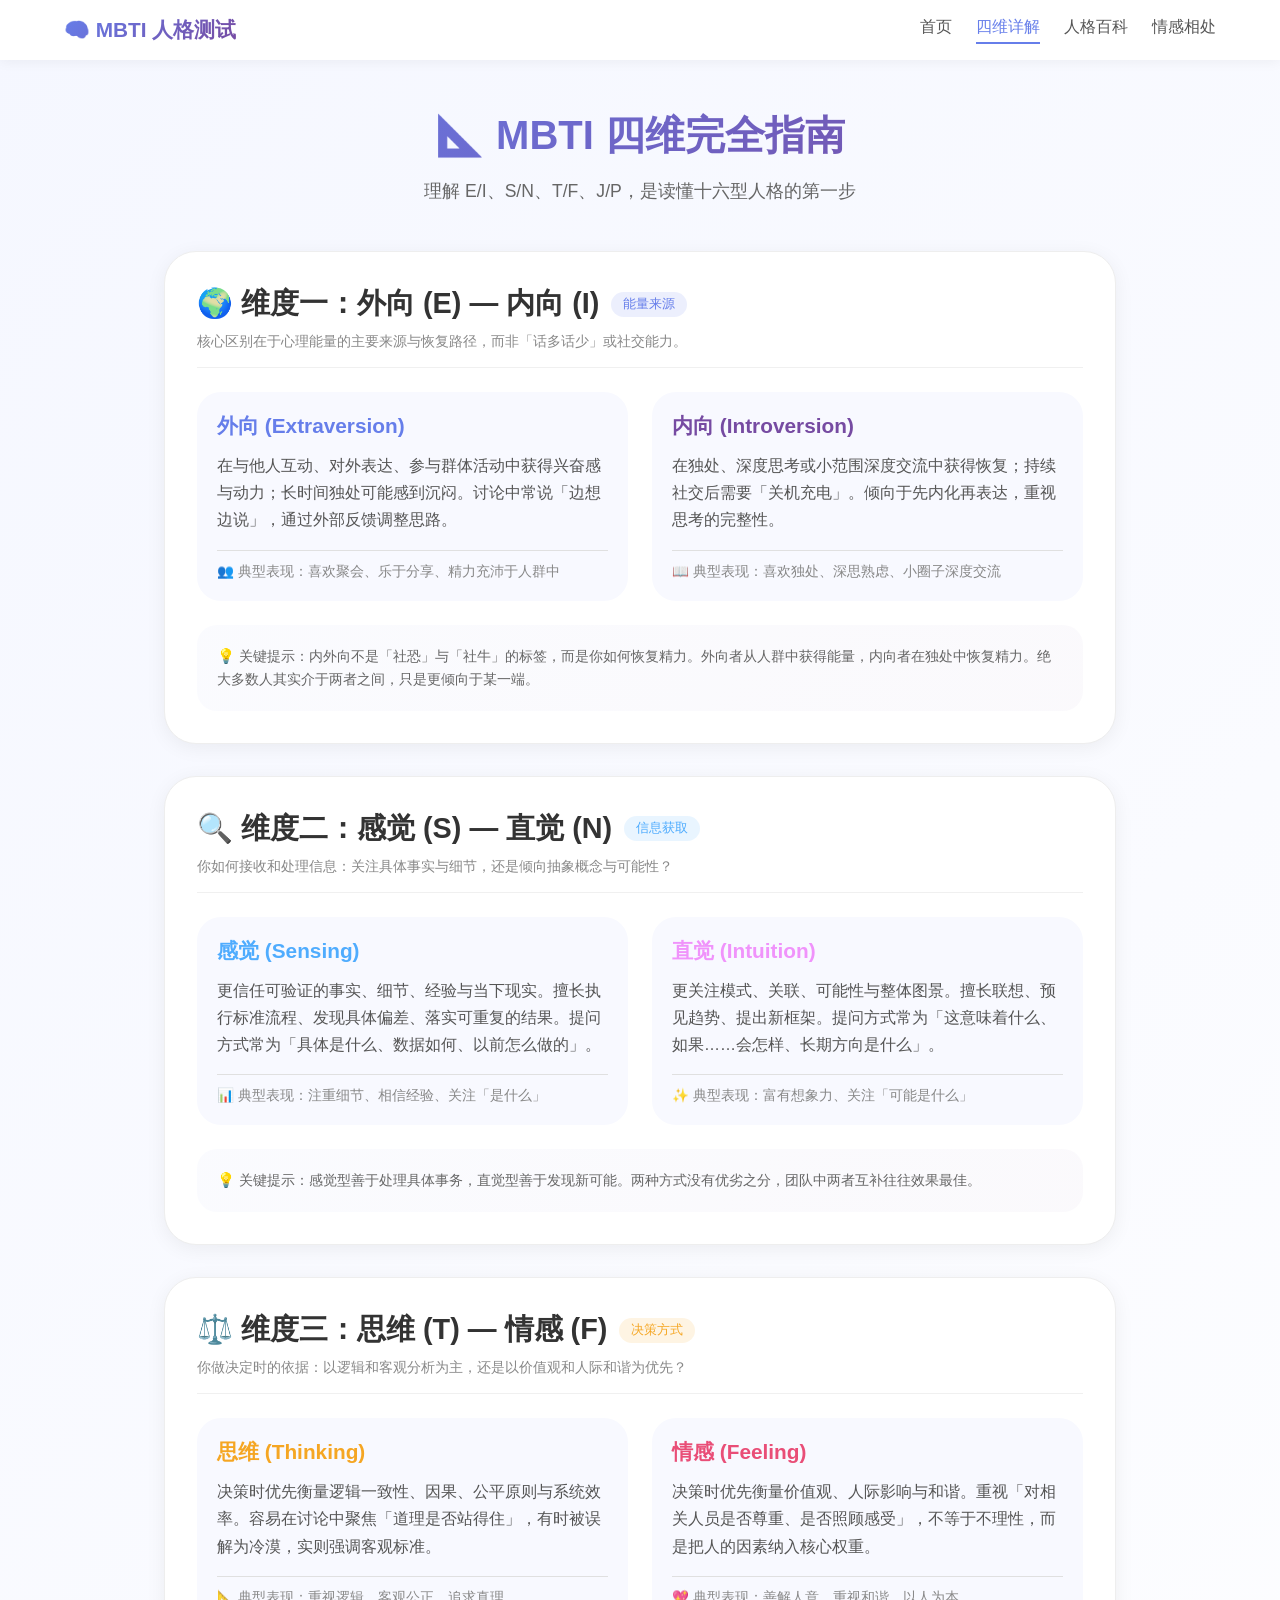
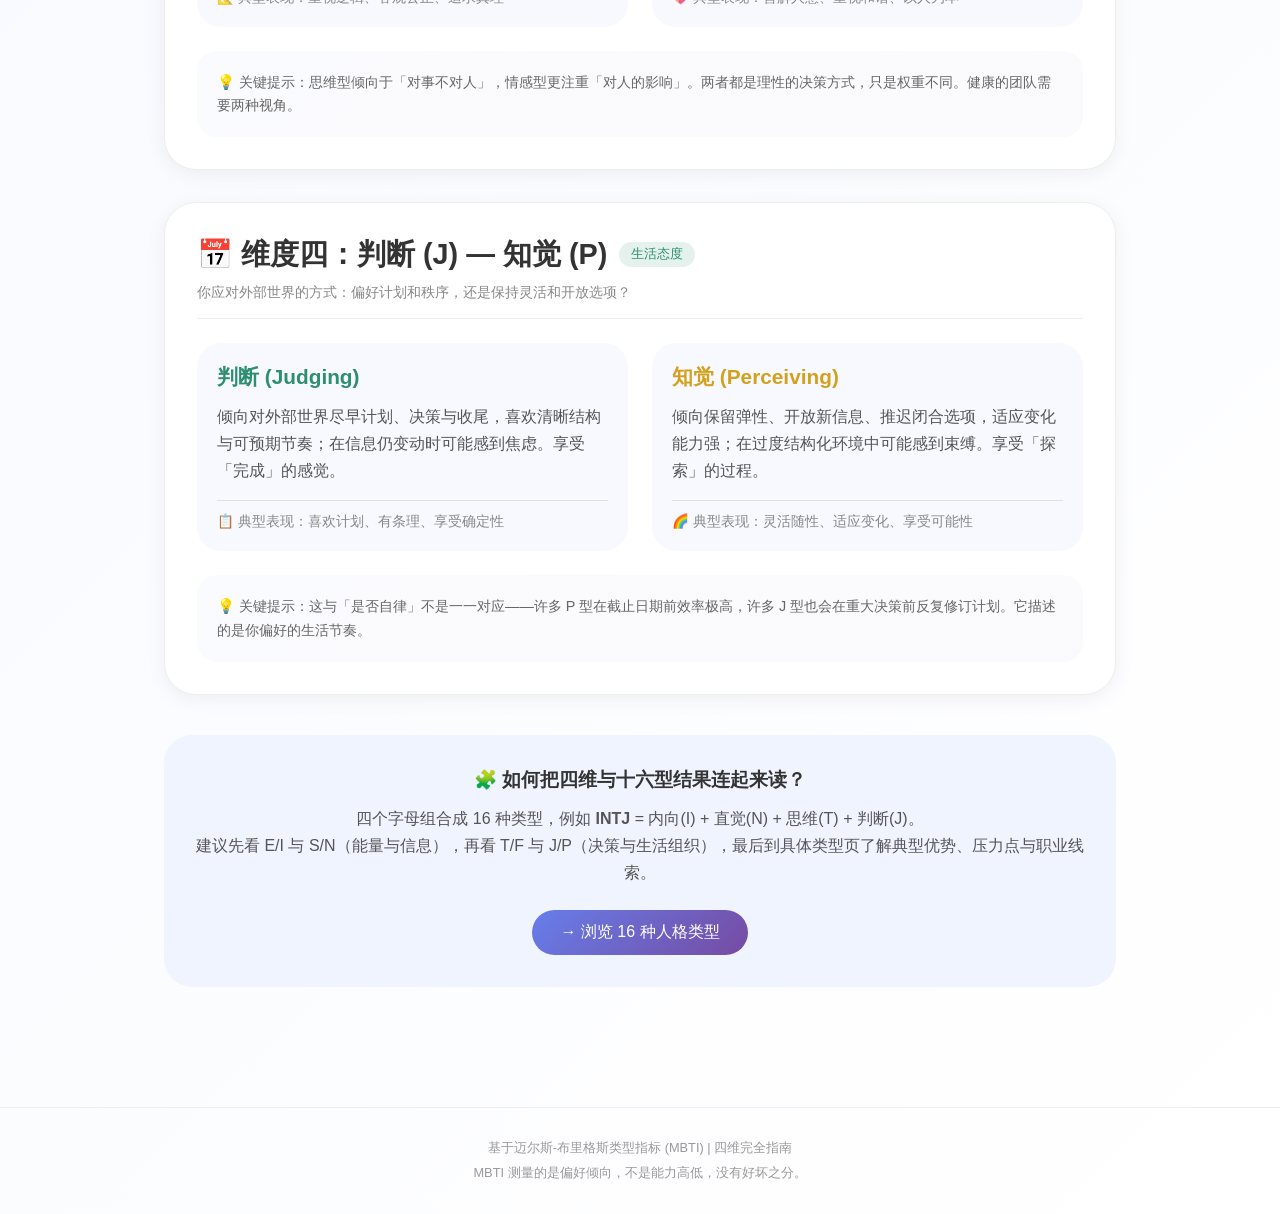
<file: dimensions.html>
<!DOCTYPE html>
<html lang="zh-CN">
<head>
    <meta charset="UTF-8">
    <meta name="viewport" content="width=device-width, initial-scale=1.0">
    <title>MBTI四维完全指南 | 迈尔斯-布里格斯类型指标</title>
    <style>
        * {
            margin: 0;
            padding: 0;
            box-sizing: border-box;
        }

        body {
            font-family: -apple-system, BlinkMacSystemFont, "Segoe UI", Roboto, Arial, sans-serif;
            background: linear-gradient(135deg, #f5f7ff 0%, #ffffff 100%);
            min-height: 100vh;
            color: #333;
        }

        /* 顶部导航 */
        .top-bar {
            background: white;
            box-shadow: 0 2px 12px rgba(0,0,0,0.05);
            position: sticky;
            top: 0;
            z-index: 100;
        }
        .nav-container {
            max-width: 1200px;
            margin: 0 auto;
            padding: 16px 24px;
            display: flex;
            justify-content: space-between;
            align-items: center;
            flex-wrap: wrap;
            gap: 16px;
        }
        .logo {
            font-size: 1.3rem;
            font-weight: 700;
            background: linear-gradient(135deg, #667eea, #764ba2);
            -webkit-background-clip: text;
            background-clip: text;
            color: transparent;
            text-decoration: none;
        }
        .nav-links {
            display: flex;
            gap: 24px;
            flex-wrap: wrap;
        }
        .nav-links a {
            text-decoration: none;
            color: #555;
            transition: color 0.2s;
            font-weight: 500;
        }
        .nav-links a:hover {
            color: #667eea;
        }
        .nav-links a.active {
            color: #667eea;
            border-bottom: 2px solid #667eea;
            padding-bottom: 4px;
        }

        /* 主内容区 */
        .main-content {
            max-width: 1000px;
            margin: 0 auto;
            padding: 48px 24px 80px;
        }

        .page-header {
            text-align: center;
            margin-bottom: 48px;
        }
        .page-header h1 {
            font-size: 2.5rem;
            font-weight: 700;
            background: linear-gradient(135deg, #667eea, #764ba2);
            -webkit-background-clip: text;
            background-clip: text;
            color: transparent;
            margin-bottom: 16px;
        }
        .page-header p {
            font-size: 1.1rem;
            color: #666;
            max-width: 600px;
            margin: 0 auto;
        }

        /* 维度卡片 */
        .dimension-card {
            background: white;
            border-radius: 32px;
            padding: 32px;
            margin-bottom: 32px;
            box-shadow: 0 4px 20px rgba(0,0,0,0.06);
            border: 1px solid #eee;
            transition: transform 0.2s, box-shadow 0.2s;
            scroll-margin-top: 100px;
        }
        .dimension-card:hover {
            transform: translateY(-2px);
            box-shadow: 0 12px 30px rgba(102,126,234,0.1);
        }
        .dimension-title {
            font-size: 1.8rem;
            font-weight: 700;
            margin-bottom: 8px;
            display: flex;
            align-items: center;
            gap: 12px;
            flex-wrap: wrap;
        }
        .dimension-badge {
            display: inline-block;
            padding: 4px 12px;
            border-radius: 30px;
            font-size: 0.8rem;
            font-weight: 500;
        }
        .dimension-subtitle {
            color: #888;
            font-size: 0.9rem;
            margin-bottom: 24px;
            padding-bottom: 16px;
            border-bottom: 1px solid #f0f0f0;
        }
        .dimension-pair {
            display: flex;
            flex-wrap: wrap;
            gap: 24px;
            margin: 24px 0;
        }
        .dimension-side {
            flex: 1;
            min-width: 200px;
            background: #f8f9ff;
            border-radius: 24px;
            padding: 20px;
        }
        .dimension-side h3 {
            font-size: 1.3rem;
            margin-bottom: 12px;
        }
        .dimension-side p {
            line-height: 1.7;
            color: #555;
        }
        .dimension-side .examples {
            margin-top: 16px;
            font-size: 0.85rem;
            color: #888;
            border-top: 1px solid #e0e0e0;
            padding-top: 12px;
        }
        .key-point {
            background: linear-gradient(135deg, #667eea08, #764ba208);
            border-radius: 20px;
            padding: 20px;
            margin-top: 20px;
        }
        .key-point p {
            font-size: 0.9rem;
            color: #666;
            line-height: 1.6;
        }

        .footer {
            text-align: center;
            padding: 32px;
            color: #999;
            font-size: 0.8rem;
            border-top: 1px solid #eee;
            margin-top: 40px;
        }

        @media (max-width: 768px) {
            .dimension-pair {
                flex-direction: column;
            }
            .dimension-title {
                font-size: 1.4rem;
            }
            .main-content {
                padding: 32px 20px 60px;
            }
        }
    </style>
</head>
<body>
    <div class="top-bar">
        <div class="nav-container">
            <a href="index.html" class="logo">🧠 MBTI 人格测试</a>
            <div class="nav-links">
                <a href="index.html">首页</a>
                <a href="dimensions.html" class="active">四维详解</a>
                <a href="encyclopedia.html">人格百科</a>
                <a href="relationship.html">情感相处</a>
            </div>
        </div>
    </div>

    <div class="main-content">
        <div class="page-header">
            <h1>📐 MBTI 四维完全指南</h1>
            <p>理解 E/I、S/N、T/F、J/P，是读懂十六型人格的第一步</p>
        </div>

        <!-- 维度一：E/I -->
        <div id="E-I" class="dimension-card">
            <div class="dimension-title">
                <span>🌍 维度一：外向 (E) — 内向 (I)</span>
                <span class="dimension-badge" style="background:#667eea20; color:#667eea;">能量来源</span>
            </div>
            <div class="dimension-subtitle">核心区别在于心理能量的主要来源与恢复路径，而非「话多话少」或社交能力。</div>
            <div class="dimension-pair">
                <div class="dimension-side">
                    <h3 style="color:#667eea;">外向 (Extraversion)</h3>
                    <p>在与他人互动、对外表达、参与群体活动中获得兴奋感与动力；长时间独处可能感到沉闷。讨论中常说「边想边说」，通过外部反馈调整思路。</p>
                    <div class="examples">👥 典型表现：喜欢聚会、乐于分享、精力充沛于人群中</div>
                </div>
                <div class="dimension-side">
                    <h3 style="color:#764ba2;">内向 (Introversion)</h3>
                    <p>在独处、深度思考或小范围深度交流中获得恢复；持续社交后需要「关机充电」。倾向于先内化再表达，重视思考的完整性。</p>
                    <div class="examples">📖 典型表现：喜欢独处、深思熟虑、小圈子深度交流</div>
                </div>
            </div>
            <div class="key-point">
                <p>💡 关键提示：内外向不是「社恐」与「社牛」的标签，而是你如何恢复精力。外向者从人群中获得能量，内向者在独处中恢复精力。绝大多数人其实介于两者之间，只是更倾向于某一端。</p>
            </div>
        </div>

        <!-- 维度二：S/N -->
        <div id="S-N" class="dimension-card">
            <div class="dimension-title">
                <span>🔍 维度二：感觉 (S) — 直觉 (N)</span>
                <span class="dimension-badge" style="background:#4facfe20; color:#4facfe;">信息获取</span>
            </div>
            <div class="dimension-subtitle">你如何接收和处理信息：关注具体事实与细节，还是倾向抽象概念与可能性？</div>
            <div class="dimension-pair">
                <div class="dimension-side">
                    <h3 style="color:#4facfe;">感觉 (Sensing)</h3>
                    <p>更信任可验证的事实、细节、经验与当下现实。擅长执行标准流程、发现具体偏差、落实可重复的结果。提问方式常为「具体是什么、数据如何、以前怎么做的」。</p>
                    <div class="examples">📊 典型表现：注重细节、相信经验、关注「是什么」</div>
                </div>
                <div class="dimension-side">
                    <h3 style="color:#f093fb;">直觉 (Intuition)</h3>
                    <p>更关注模式、关联、可能性与整体图景。擅长联想、预见趋势、提出新框架。提问方式常为「这意味着什么、如果……会怎样、长期方向是什么」。</p>
                    <div class="examples">✨ 典型表现：富有想象力、关注「可能是什么」</div>
                </div>
            </div>
            <div class="key-point">
                <p>💡 关键提示：感觉型善于处理具体事务，直觉型善于发现新可能。两种方式没有优劣之分，团队中两者互补往往效果最佳。</p>
            </div>
        </div>

        <!-- 维度三：T/F -->
        <div id="T-F" class="dimension-card">
            <div class="dimension-title">
                <span>⚖️ 维度三：思维 (T) — 情感 (F)</span>
                <span class="dimension-badge" style="background:#f5a62320; color:#f5a623;">决策方式</span>
            </div>
            <div class="dimension-subtitle">你做决定时的依据：以逻辑和客观分析为主，还是以价值观和人际和谐为优先？</div>
            <div class="dimension-pair">
                <div class="dimension-side">
                    <h3 style="color:#f5a623;">思维 (Thinking)</h3>
                    <p>决策时优先衡量逻辑一致性、因果、公平原则与系统效率。容易在讨论中聚焦「道理是否站得住」，有时被误解为冷漠，实则强调客观标准。</p>
                    <div class="examples">📐 典型表现：重视逻辑、客观公正、追求真理</div>
                </div>
                <div class="dimension-side">
                    <h3 style="color:#e94e77;">情感 (Feeling)</h3>
                    <p>决策时优先衡量价值观、人际影响与和谐。重视「对相关人员是否尊重、是否照顾感受」，不等于不理性，而是把人的因素纳入核心权重。</p>
                    <div class="examples">💖 典型表现：善解人意、重视和谐、以人为本</div>
                </div>
            </div>
            <div class="key-point">
                <p>💡 关键提示：思维型倾向于「对事不对人」，情感型更注重「对人的影响」。两者都是理性的决策方式，只是权重不同。健康的团队需要两种视角。</p>
            </div>
        </div>

        <!-- 维度四：J/P -->
        <div id="J-P" class="dimension-card">
            <div class="dimension-title">
                <span>📅 维度四：判断 (J) — 知觉 (P)</span>
                <span class="dimension-badge" style="background:#2d8f6e20; color:#2d8f6e;">生活态度</span>
            </div>
            <div class="dimension-subtitle">你应对外部世界的方式：偏好计划和秩序，还是保持灵活和开放选项？</div>
            <div class="dimension-pair">
                <div class="dimension-side">
                    <h3 style="color:#2d8f6e;">判断 (Judging)</h3>
                    <p>倾向对外部世界尽早计划、决策与收尾，喜欢清晰结构与可预期节奏；在信息仍变动时可能感到焦虑。享受「完成」的感觉。</p>
                    <div class="examples">📋 典型表现：喜欢计划、有条理、享受确定性</div>
                </div>
                <div class="dimension-side">
                    <h3 style="color:#d4a11e;">知觉 (Perceiving)</h3>
                    <p>倾向保留弹性、开放新信息、推迟闭合选项，适应变化能力强；在过度结构化环境中可能感到束缚。享受「探索」的过程。</p>
                    <div class="examples">🌈 典型表现：灵活随性、适应变化、享受可能性</div>
                </div>
            </div>
            <div class="key-point">
                <p>💡 关键提示：这与「是否自律」不是一一对应——许多 P 型在截止日期前效率极高，许多 J 型也会在重大决策前反复修订计划。它描述的是你偏好的生活节奏。</p>
            </div>
        </div>

        <div style="background: #f0f4ff; border-radius: 28px; padding: 32px; margin-top: 40px; text-align: center;">
            <h3 style="margin-bottom: 12px;">🧩 如何把四维与十六型结果连起来读？</h3>
            <p style="color: #555; line-height: 1.7; margin-bottom: 16px;">四个字母组合成 16 种类型，例如 <strong>INTJ</strong> = 内向(I) + 直觉(N) + 思维(T) + 判断(J)。<br>建议先看 E/I 与 S/N（能量与信息），再看 T/F 与 J/P（决策与生活组织），最后到具体类型页了解典型优势、压力点与职业线索。</p>
            <a href="index.html#encyArea" style="display: inline-block; margin-top: 8px; padding: 12px 28px; background: linear-gradient(135deg, #667eea, #764ba2); color: white; text-decoration: none; border-radius: 40px; font-weight: 500;">→ 浏览 16 种人格类型</a>
        </div>
    </div>

    <div class="footer">
        <p>基于迈尔斯-布里格斯类型指标 (MBTI) | 四维完全指南</p>
        <p style="margin-top: 8px;">MBTI 测量的是偏好倾向，不是能力高低，没有好坏之分。</p>
    </div>
</body>
</html>
</file>
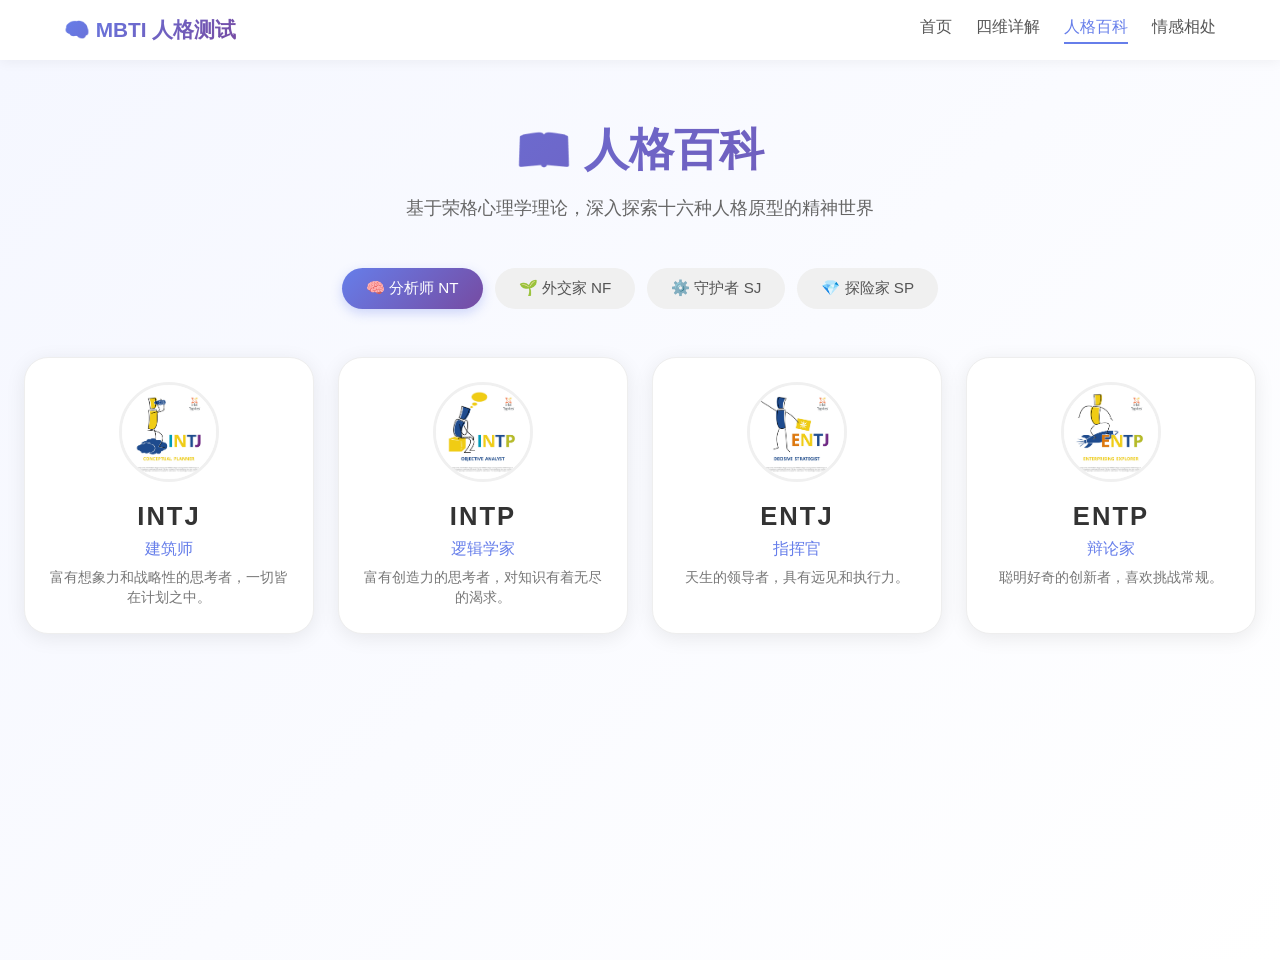
<file: encyclopedia.html>
<!DOCTYPE html>
<html lang="zh-CN">
<head>
    <meta charset="UTF-8">
    <meta name="viewport" content="width=device-width, initial-scale=1.0">
    <title>人格百科 | MBTI 十六型人格详解</title>
    <style>
        /* 确保百科页面独立样式与 relationship.html 导航栏一致 */
        * {
            margin: 0;
            padding: 0;
            box-sizing: border-box;
        }

        body {
            font-family: -apple-system, BlinkMacSystemFont, "Segoe UI", Roboto, Arial, sans-serif;
            background: linear-gradient(135deg, #f5f7ff 0%, #ffffff 100%);
            min-height: 100vh;
            color: #333;
        }

        /* 顶部导航（完全复制 relationship.html） */
        .top-bar {
            background: white;
            box-shadow: 0 2px 12px rgba(0,0,0,0.05);
            position: sticky;
            top: 0;
            z-index: 100;
        }
        .nav-container {
            max-width: 1200px;
            margin: 0 auto;
            padding: 16px 24px;
            display: flex;
            justify-content: space-between;
            align-items: center;
            flex-wrap: wrap;
            gap: 16px;
        }
        .logo {
            font-size: 1.3rem;
            font-weight: 700;
            background: linear-gradient(135deg, #667eea, #764ba2);
            -webkit-background-clip: text;
            background-clip: text;
            color: transparent;
            text-decoration: none;
        }
        .nav-links {
            display: flex;
            gap: 24px;
            flex-wrap: wrap;
        }
        .nav-links a {
            text-decoration: none;
            color: #555;
            transition: color 0.2s;
            font-weight: 500;
        }
        .nav-links a:hover {
            color: #667eea;
        }
        .nav-links a.active {
            color: #667eea;
            border-bottom: 2px solid #667eea;
            padding-bottom: 4px;
        }

        /* 百科页面其余样式 */
        .encyclopedia-page {
            max-width: 1400px;
            margin: 0 auto;
            padding: 60px 24px 80px;
            background: linear-gradient(135deg, #f5f7ff 0%, #ffffff 100%);
            min-height: 100vh;
        }
        .encyclopedia-header {
            text-align: center;
            margin-bottom: 48px;
        }
        .encyclopedia-header h1 {
            font-size: 2.8rem;
            font-weight: 700;
            background: linear-gradient(135deg, #667eea, #764ba2);
            -webkit-background-clip: text;
            background-clip: text;
            color: transparent;
            margin-bottom: 16px;
        }
        .encyclopedia-header p {
            font-size: 1.1rem;
            color: #666;
            max-width: 600px;
            margin: 0 auto;
        }
        /* 分类选项卡（只有四个） */
        .category-tabs {
            display: flex;
            justify-content: center;
            gap: 12px;
            flex-wrap: wrap;
            margin-bottom: 48px;
        }
        .cat-btn {
            padding: 10px 24px;
            border-radius: 40px;
            background: #f0f0f0;
            color: #555;
            cursor: pointer;
            transition: all 0.3s;
            font-weight: 500;
            border: none;
            font-size: 0.95rem;
        }
        .cat-btn.active {
            background: linear-gradient(135deg, #667eea, #764ba2);
            color: white;
            box-shadow: 0 4px 12px rgba(102,126,234,0.3);
        }
        /* 卡片网格 */
        .personality-grid {
            display: grid;
            grid-template-columns: repeat(auto-fill, minmax(280px, 1fr));
            gap: 24px;
            margin-bottom: 60px;
        }
        .personality-card {
            background: white;
            border-radius: 24px;
            padding: 24px;
            box-shadow: 0 4px 20px rgba(0,0,0,0.08);
            transition: all 0.3s;
            cursor: pointer;
            text-align: center;
            border: 1px solid #eee;
        }
        .personality-card:hover {
            transform: translateY(-6px);
            box-shadow: 0 12px 30px rgba(102,126,234,0.15);
            border-color: #667eea40;
        }
        .personality-card-img {
            width: 100px;
            height: 100px;
            border-radius: 50%;
            object-fit: cover;
            margin-bottom: 16px;
            border: 3px solid #f0f0f0;
        }
        .personality-card-type {
            font-size: 1.6rem;
            font-weight: 700;
            color: #333;
            letter-spacing: 2px;
        }
        .personality-card-name {
            font-size: 1rem;
            color: #667eea;
            font-weight: 500;
            margin: 8px 0;
        }
        .personality-card-desc {
            font-size: 0.85rem;
            color: #777;
            line-height: 1.5;
        }
        /* 模态框样式 */
        .modal {
            display: none;
            position: fixed;
            top: 0; left: 0;
            width: 100%; height: 100%;
            background: rgba(0,0,0,0.6);
            justify-content: center;
            align-items: center;
            z-index: 1000;
            backdrop-filter: blur(4px);
        }
        .modal.active { display: flex; }
        .modal-content {
            background: white;
            max-width: 700px;
            width: 90%;
            max-height: 85vh;
            border-radius: 32px;
            overflow-y: auto;
            position: relative;
            animation: modalFadeIn 0.3s;
        }
        @keyframes modalFadeIn {
            from { opacity: 0; transform: scale(0.95); }
            to { opacity: 1; transform: scale(1); }
        }
        .modal-close {
            position: sticky;
            top: 16px;
            right: 24px;
            float: right;
            font-size: 28px;
            cursor: pointer;
            background: white;
            width: 36px;
            height: 36px;
            border-radius: 50%;
            display: flex;
            align-items: center;
            justify-content: center;
            margin: 16px 24px 0 0;
            box-shadow: 0 2px 8px rgba(0,0,0,0.1);
        }
        .modal-body {
            padding: 24px 32px 40px;
            clear: both;
        }
        .modal-type {
            font-size: 2.5rem;
            font-weight: 800;
            color: #667eea;
            text-align: center;
            margin-bottom: 8px;
        }
        .modal-name {
            text-align: center;
            font-size: 1.2rem;
            color: #888;
            margin-bottom: 24px;
        }
        .modal-img {
            display: block;
            width: 120px;
            height: 120px;
            border-radius: 50%;
            object-fit: cover;
            margin: 0 auto 24px;
            border: 3px solid #667eea;
        }
        .modal-section {
            margin-bottom: 24px;
        }
        .modal-section h3 {
            font-size: 1.2rem;
            font-weight: 600;
            color: #333;
            margin-bottom: 12px;
            padding-left: 12px;
            border-left: 4px solid #667eea;
        }
        .modal-section p {
            color: #555;
            line-height: 1.7;
        }
    </style>
</head>
<body>
    <!-- 顶部导航（与 relationship.html 完全一致） -->
    <div class="top-bar">
        <div class="nav-container">
            <a href="index.html" class="logo">🧠 MBTI 人格测试</a>
            <div class="nav-links">
                <a href="index.html">首页</a>
                <a href="dimensions.html">四维详解</a>
                <a href="encyclopedia.html" class="active">人格百科</a>
                <a href="relationship.html">情感相处</a>
            </div>
        </div>
    </div>

    <div class="encyclopedia-page">
        <div class="encyclopedia-header">
            <h1>📖 人格百科</h1>
            <p>基于荣格心理学理论，深入探索十六种人格原型的精神世界</p>
        </div>

        <!-- 分类选项卡（只有四个） -->
        <div class="category-tabs" id="categoryTabs">
            <button class="cat-btn active" data-cat="nt">🧠 分析师 NT</button>
            <button class="cat-btn" data-cat="nf">🌱 外交家 NF</button>
            <button class="cat-btn" data-cat="sj">⚙️ 守护者 SJ</button>
            <button class="cat-btn" data-cat="sp">💎 探险家 SP</button>
        </div>

        <!-- 卡片网格 -->
        <div class="personality-grid" id="personalityGrid"></div>
    </div>

    <!-- 详情弹窗 -->
    <div id="detailModal" class="modal">
        <div class="modal-content">
            <div class="modal-close" onclick="closeModal()">&times;</div>
            <div class="modal-body" id="modalBody"></div>
        </div>
    </div>

    <script>
        // 完整人格数据（与首页保持一致）
        const personalityData = {
            // 分析师 NT
            INTJ: { name: "建筑师", category: "nt", shortDesc: "富有想象力和战略性的思考者，一切皆在计划之中。", img: "image/INTJ-typies.jpg", detailedDesc: "INTJ（建筑师）是富有想象力和战略性的思想家，一切皆在计划之中。他们具有独特的洞察力，能够看到复杂系统中的模式和可能性。INTJ通常自信、理性、独立思考，喜欢长远规划并坚定不移地执行。他们追求知识和能力上的精通，对平庸和低效缺乏耐心。在社交中可能显得冷淡，但对少数亲近的人非常忠诚。他们天生是领导者，善于制定创新解决方案。", traits: "理性、独立、战略思维、追求完美、长远规划", careers: "科学家、工程师、策略顾问、数据分析师、企业家" },
            INTP: { name: "逻辑学家", category: "nt", shortDesc: "富有创造力的思考者，对知识有着无尽的渴求。", img: "image/INTP-typies.jpg", detailedDesc: "INTP（逻辑学家）是富有创造力的思考者，对知识有着无尽的渴求。他们喜欢分析复杂问题，构建理论模型，并寻找逻辑上完美的解决方案。INTP通常安静、内向、好奇，有时会沉浸在自己的思想中。他们重视逻辑一致性，擅长发现他人论证中的漏洞。在社交场合可能显得疏离，但一旦找到志同道合的人，会进行深入的智力交流。", traits: "好奇、逻辑性强、创新思维、独立思考、分析能力", careers: "哲学家、数学家、软件架构师、科研人员、系统分析师" },
            ENTJ: { name: "指挥官", category: "nt", shortDesc: "天生的领导者，具有远见和执行力。", img: "image/ENTJ-typies.jpg", detailedDesc: "ENTJ（指挥官）是天生的领导者，具有远见和执行力。他们善于发现系统和流程中的低效，并果断地进行改进。ENTJ自信、理性、直言不讳，喜欢掌控局面并推动团队达成目标。他们重视能力和结果，对情感因素不太敏感。在压力下表现冷静，擅长长期战略规划。他们能够激励他人，但也可能因为强势而让人感到压迫。", traits: "果断、战略思维、领导力、高效、自信", careers: "高管、企业家、项目经理、律师、金融分析师" },
            ENTP: { name: "辩论家", category: "nt", shortDesc: "聪明好奇的创新者，喜欢挑战常规。", img: "image/ENTP-typies.jpg", detailedDesc: "ENTP（辩论家）是聪明好奇的创新者，喜欢挑战常规和探索新想法。他们擅长头脑风暴，能快速看出不同概念之间的联系。ENTP机智、幽默、喜欢辩论，享受智力上的交锋。他们适应性强，讨厌重复和单调，总是在寻找新的可能性。有时会因兴趣过于分散而难以坚持完成一件事。他们是出色的企业家和创意策划者。", traits: "创新、机智、辩论精神、适应力强、好奇心", careers: "创意总监、市场营销、产品经理、律师、发明家" },
            // 外交家 NF
            INFJ: { name: "提倡者", category: "nf", shortDesc: "安静而神秘的理想主义者，致力于让世界更美好。", img: "image/INFJ-typies.jpg", detailedDesc: "INFJ（提倡者）是安静而神秘的理想主义者，具有深刻的洞察力和强烈的道德感。他们关注人类的福祉，致力于让世界变得更美好。INFJ善于理解他人的情感和动机，能够给予深刻的建议和支持。他们重视深度关系，但对多数人保持距离。他们富有创造力，常通过艺术或写作表达内心世界。他们坚定地追求自己的价值观，并愿意为之付出一切。", traits: "理想主义、洞察力、同理心、创造力、坚持原则", careers: "心理咨询师、作家、社会工作者、非营利组织、教师" },
            INFP: { name: "调停者", category: "nf", shortDesc: "诗意而善良的利他主义者，总是关注事物好的一面。", img: "image/INFP-typies.jpg", detailedDesc: "INFP（调停者）是诗意而善良的利他主义者，总是关注事物好的一面。他们重视内在和谐与真实性，追求与自己价值观一致的生活。INFP富有想象力，喜欢写作、音乐等艺术表达。他们对他人的感受非常敏感，乐于帮助需要帮助的人。他们不喜欢冲突，会尽力维护和平。有时会因为过于理想化而感到失望，但总能从内心找到希望。", traits: "理想主义、敏感、创造力、忠诚、适应性", careers: "艺术家、作家、心理咨询师、教师、非营利组织" },
            ENFJ: { name: "主人公", category: "nf", shortDesc: "富有魅力和鼓舞人心的领导者，善于理解并激励他人。", img: "image/ENFJ-typies.jpg", detailedDesc: "ENFJ（主人公）是富有魅力和鼓舞人心的领导者，天生善于理解并激励他人。他们关注他人的成长和发展，善于营造积极的团队氛围。ENFJ热情、健谈、有组织能力，能够看到每个人的潜力并帮助他们实现。他们重视和谐与合作，但也会为了原则而坚定立场。他们在社交中如鱼得水，但有时会忽略自己的需求。他们是优秀的教师、顾问和领导者。", traits: "热情、同理心、领导力、沟通能力、组织力", careers: "教师、公关、人力资源、咨询顾问、社会活动家" },
            ENFP: { name: "竞选者", category: "nf", shortDesc: "热情、有创造力、爱社交的自由精神者。", img: "image/ENFP-typies.jpg", detailedDesc: "ENFP（竞选者）是热情、有创造力、爱社交的自由精神者。他们对生活充满好奇，总是寻找新的可能性和体验。ENFP善于发现人和事物之间的潜在联系，并能用感染力激励他人。他们情感丰富，重视真实和真诚。他们喜欢自由，讨厌被束缚，有时会因兴趣太多而难以专注。他们是优秀的沟通者、创意工作者和激励者。", traits: "热情、创造力、社交能力、适应力、乐观", careers: "广告文案、活动策划、心理咨询师、演员、创业者" },
            // 守护者 SJ
            ISTJ: { name: "物流师", category: "sj", shortDesc: "正直、务实、逻辑性强，做事有条不紊。", img: "image/ISTJ-typies.jpg", detailedDesc: "ISTJ（检查员）是正直、务实、逻辑性强的人，做事有条不紊。他们重视事实和传统，喜欢按照规则和程序办事。ISTJ有很强的责任感和执行力，会认真完成承诺的任务。他们不喜欢变化和意外，倾向于稳定和可预测的环境。他们沉默寡言，但对亲近的人非常忠诚可靠。他们是出色的管理者、会计师和工程师。", traits: "务实、责任感、逻辑性强、可靠、传统", careers: "会计师、审计师、工程师、数据分析师、项目经理" },
            ISFJ: { name: "守护者", category: "sj", shortDesc: "专注而温暖的守护者，默默关心身边的人。", img: "image/ISFJ-typies.jpg", detailedDesc: "ISFJ（守护者）是专注而温暖的守护者，默默关心身边的人。他们非常有责任感，会记住别人的喜好和重要日期。ISFJ重视传统和和谐，喜欢在背后支持他人。他们谦虚、勤劳，不追求个人荣耀。他们需要被认可和感激，但往往不会主动表达需求。他们是优秀的护士、图书管理员和行政助理。", traits: "细心、责任感、忠诚、耐心、支持性", careers: "护士、图书管理员、行政助理、教师、社会工作者" },
            ESTJ: { name: "总经理", category: "sj", shortDesc: "执行力强、善于监督的人，重视传统和规则。", img: "image/ESTJ-typies.jpg", detailedDesc: "ESTJ（管理者）是执行力强、善于监督的人，重视传统和规则。他们喜欢建立秩序，确保事情高效运行。ESTJ果断、直接、务实，对低效和无能没有耐心。他们重视忠诚和努力，期望他人也遵守同样的标准。他们是天生的管理者，擅长组织和分配任务。他们可能显得严厉，但内心关心团队的成功。", traits: "果断、高效、组织力、责任感、务实", careers: "项目经理、运营总监、法官、警察、企业管理者" },
            ESFJ: { name: "执政官", category: "sj", shortDesc: "热心、健谈、受欢迎，总是乐于助人。", img: "image/ESFJ-typies.jpg", detailedDesc: "ESFJ（执政官）是热心、健谈、受欢迎的人，总是乐于助人。他们非常重视人际关系和和谐，喜欢组织社交活动。ESFJ务实、关注细节，会努力满足他人的需求。他们需要得到认可和赞赏，害怕被排斥。他们忠诚、可靠，是出色的朋友和同事。他们适合从事客户服务、教育、医疗等需要大量人际互动的工作。", traits: "热情、乐于助人、组织力、社交能力、责任感", careers: "客户服务、销售、护士、教师、活动策划" },
            // 探险家 SP
            ISTP: { name: "鉴赏家", category: "sp", shortDesc: "大胆而实际，善于动手解决问题。", img: "image/ISTP-typies.jpg", detailedDesc: "ISTP（鉴赏家）是大胆而实际的人，善于动手解决问题。他们喜欢探索事物的工作原理，擅长使用工具和机械。ISTP冷静、独立、灵活，能够在压力下保持镇定。他们喜欢冒险和刺激，经常参与体育或户外活动。他们不擅长表达情感，但会用行动帮助他人。他们是优秀的工程师、飞行员、运动员。", traits: "务实、动手能力、冷静、适应力、独立", careers: "工程师、飞行员、运动员、机械师、侦探" },
            ISFP: { name: "探险家", category: "sp", shortDesc: "灵活有魅力，时刻准备探索新体验。", img: "image/ISFP-typies.jpg", detailedDesc: "ISFP（探险家）是灵活有魅力的人，时刻准备探索新体验。他们重视审美和感官享受，喜欢艺术、音乐和大自然。ISFP温和、敏感、随和，不喜欢冲突和压力。他们活在当下，追求真实和自由。他们不善于计划未来，更喜欢顺其自然。他们是优秀的艺术家、设计师、兽医和护士。", traits: "敏感、艺术气质、灵活、随和、观察力", careers: "艺术家、设计师、兽医、护士、音乐家" },
            ESTP: { name: "企业家", category: "sp", shortDesc: "聪明、精力充沛，善于把握机会。", img: "image/ESTP-typies.jpg", detailedDesc: "ESTP（企业家）是聪明、精力充沛、善于把握机会的人。他们喜欢行动和冒险，能够快速适应变化。ESTP现实、务实，擅长谈判和说服。他们喜欢成为注意力的焦点，享受刺激和竞争。他们有时会忽略长远后果，但总能找到即兴的解决方案。他们是出色的销售员、企业家、运动员。", traits: "精力充沛、务实、冒险精神、谈判能力、适应力", careers: "销售、企业家、运动员、市场专员、公关" },
            ESFP: { name: "表演者", category: "sp", shortDesc: "自发性强、精力充沛且热情，热爱生活。", img: "image/ESFP-typies.jpg", detailedDesc: "ESFP（表演者）是自发性强、精力充沛且热情的人，热爱生活。他们喜欢社交、娱乐和新鲜体验，总能给周围带来快乐。ESFP务实、友善、灵活，善于与人相处。他们重视当下的感受，讨厌无聊和约束。他们需要被关注和赞赏，是天生的表演者。他们是优秀的演员、主持人、活动策划者。", traits: "热情、社交能力、即兴发挥、乐观、感染力", careers: "演员、主持人、活动策划、销售、公关" }
        };

        function getImagePath(type) {
            return `image/${type}-typies.jpg`;
        }

        function renderGrid(category) {
            const grid = document.getElementById('personalityGrid');
            grid.innerHTML = '';
            for (let [type, data] of Object.entries(personalityData)) {
                if (data.category !== category) continue;
                const card = document.createElement('div');
                card.className = 'personality-card';
                card.onclick = () => showDetail(type);
                card.innerHTML = `
                    <img class="personality-card-img" src="${getImagePath(type)}" alt="${type}" onerror="this.src='image/placeholder.jpg'">
                    <div class="personality-card-type">${type}</div>
                    <div class="personality-card-name">${data.name}</div>
                    <div class="personality-card-desc">${data.shortDesc}</div>
                `;
                grid.appendChild(card);
            }
        }

        function showDetail(type) {
            const data = personalityData[type];
            if (!data) return;
            const modalBody = document.getElementById('modalBody');
            modalBody.innerHTML = `
                <div class="modal-type">${type}</div>
                <div class="modal-name">${data.name}</div>
                <img class="modal-img" src="${getImagePath(type)}" alt="${type}" onerror="this.src='image/placeholder.jpg'">
                <div class="modal-section"><h3>📝 详细介绍</h3><p>${data.detailedDesc}</p></div>
                <div class="modal-section"><h3>⭐ 核心特质</h3><p>${data.traits}</p></div>
                <div class="modal-section"><h3>💼 适合领域</h3><p>${data.careers}</p></div>
            `;
            document.getElementById('detailModal').classList.add('active');
        }

        function closeModal() {
            document.getElementById('detailModal').classList.remove('active');
        }

        function initCategoryTabs() {
            const tabs = document.querySelectorAll('.cat-btn');
            tabs.forEach(tab => {
                tab.addEventListener('click', () => {
                    tabs.forEach(t => t.classList.remove('active'));
                    tab.classList.add('active');
                    const category = tab.getAttribute('data-cat');
                    renderGrid(category);
                });
            });
        }

        window.onclick = function(event) {
            const modal = document.getElementById('detailModal');
            if (event.target === modal) closeModal();
        };

        // 默认显示分析师 NT
        renderGrid('nt');
        initCategoryTabs();
    </script>
</body>
</html>
</file>
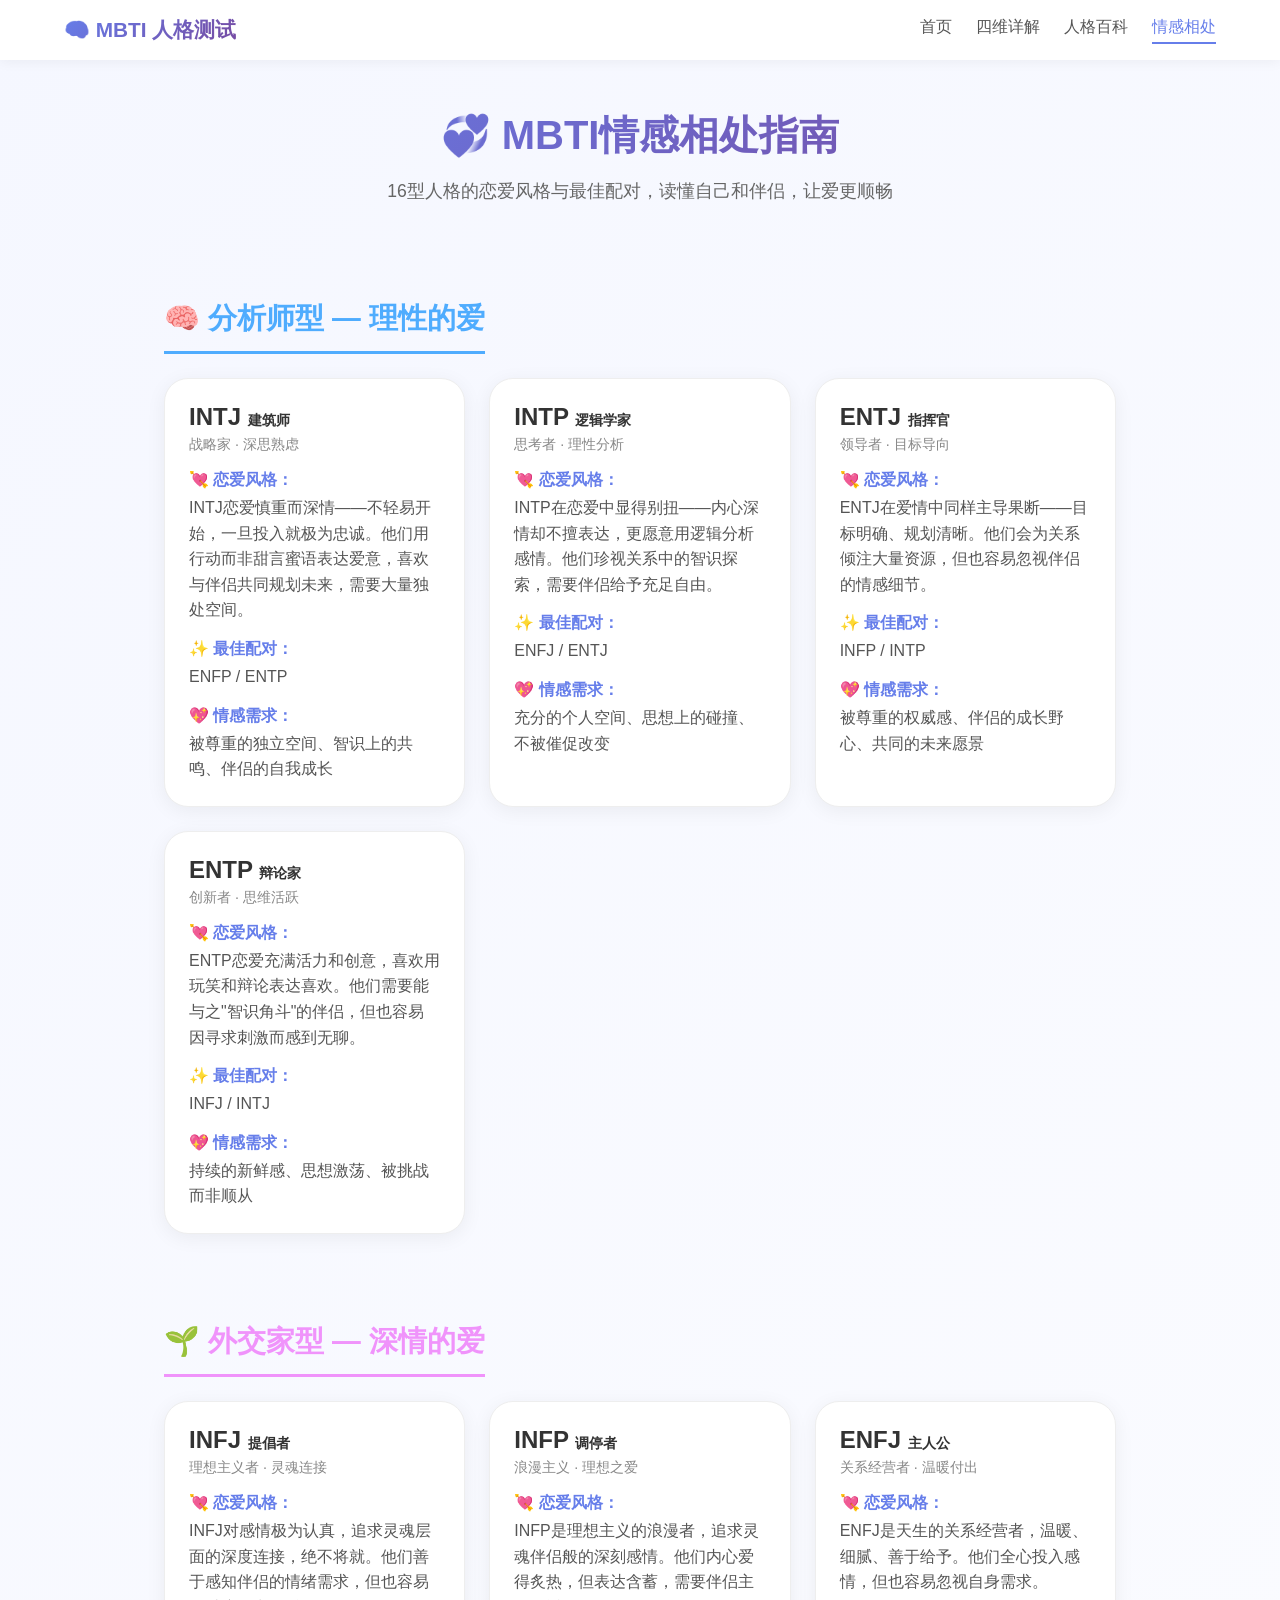
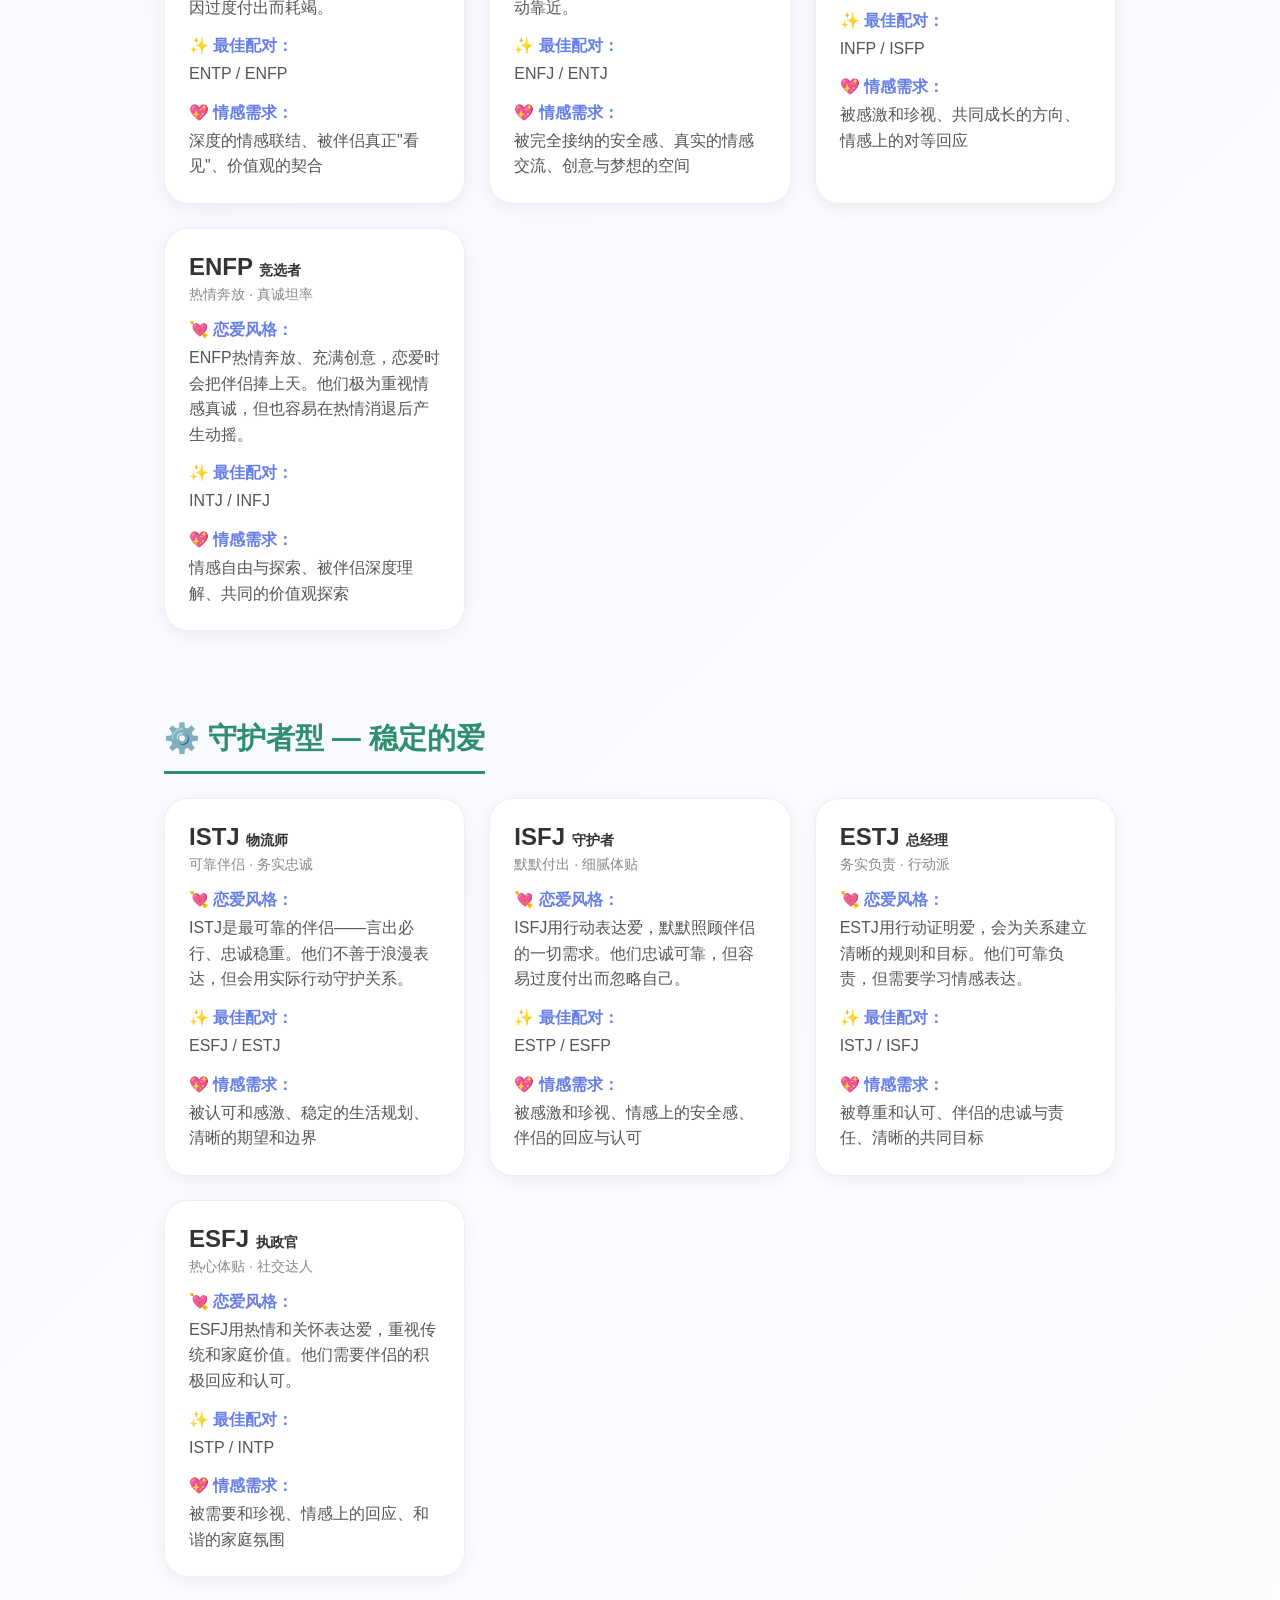
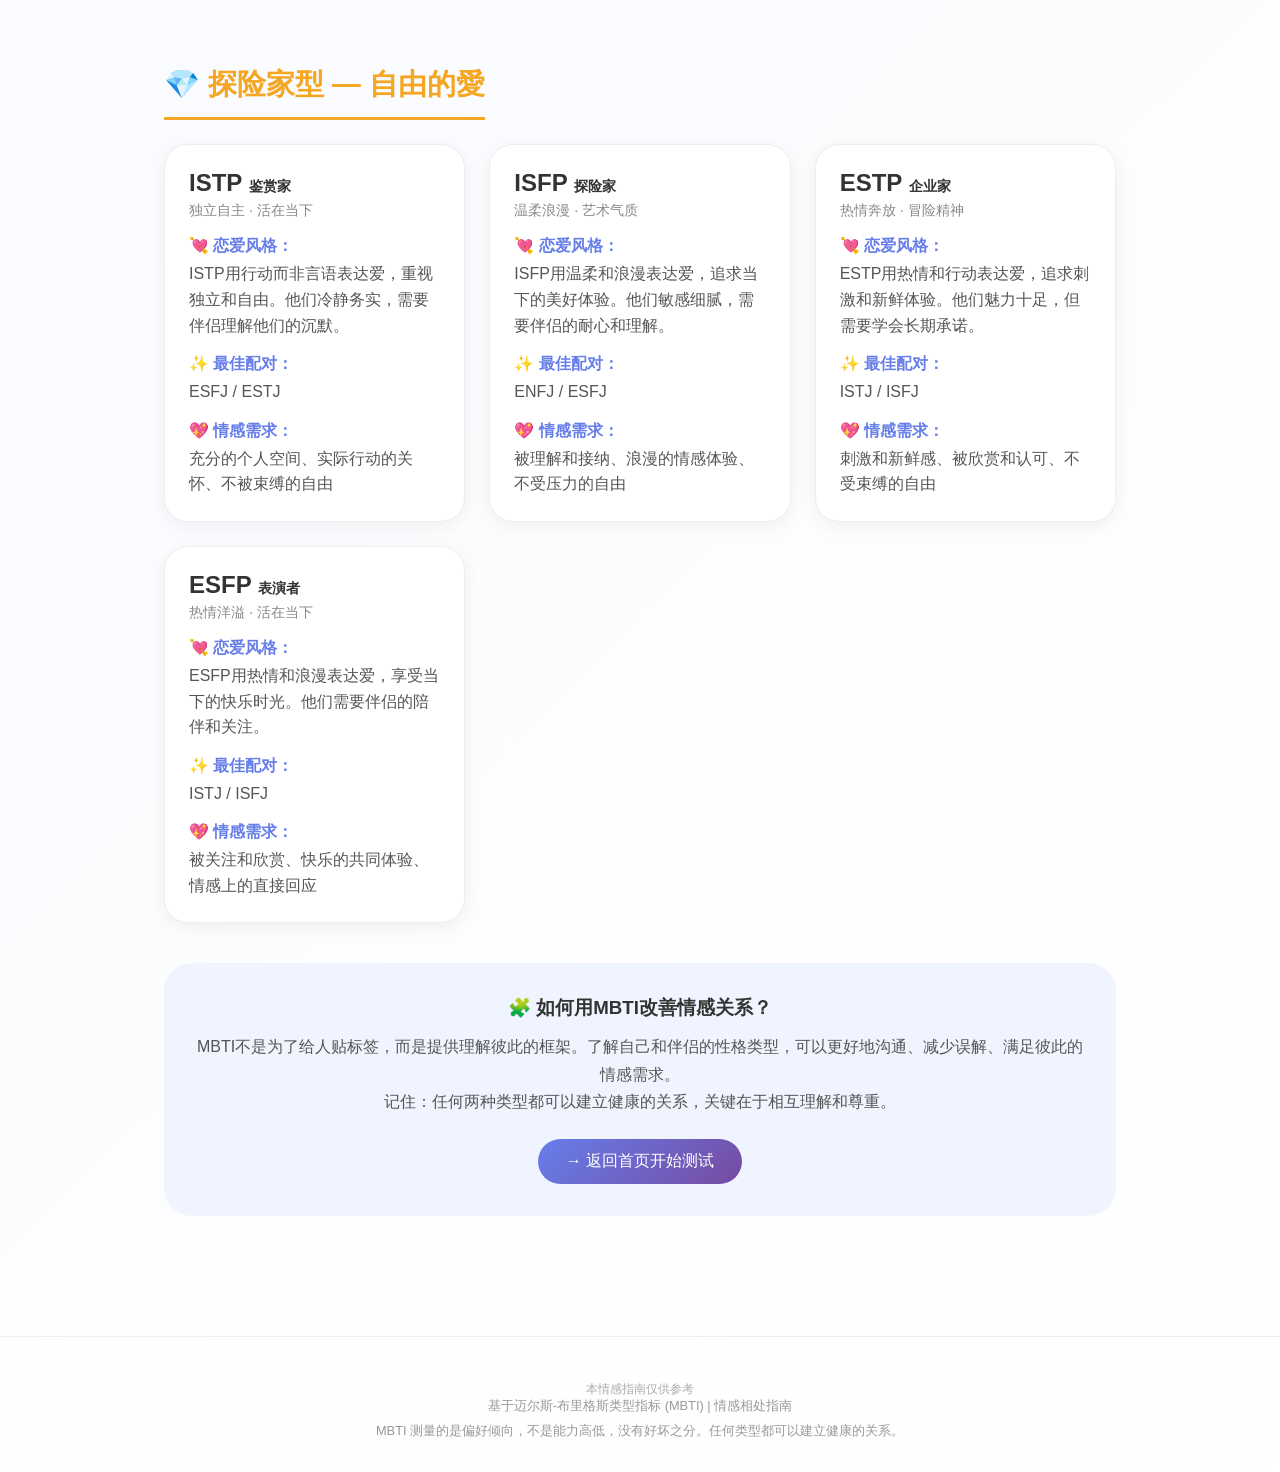
<file: relationship.html>
<!DOCTYPE html>
<html lang="zh-CN">
<head>
    <meta charset="UTF-8">
    <meta name="viewport" content="width=device-width, initial-scale=1.0, user-scalable=yes">
    <title>MBTI情感相处指南 | 16型人格恋爱风格与最佳配对</title>
    <style>
        * {
            margin: 0;
            padding: 0;
            box-sizing: border-box;
        }

        body {
            font-family: -apple-system, BlinkMacSystemFont, "Segoe UI", Roboto, Arial, sans-serif;
            background: linear-gradient(135deg, #f5f7ff 0%, #ffffff 100%);
            min-height: 100vh;
            color: #333;
        }

        /* 顶部导航 */
        .top-bar {
            background: white;
            box-shadow: 0 2px 12px rgba(0,0,0,0.05);
            position: sticky;
            top: 0;
            z-index: 100;
        }
        .nav-container {
            max-width: 1200px;
            margin: 0 auto;
            padding: 16px 24px;
            display: flex;
            justify-content: space-between;
            align-items: center;
            flex-wrap: wrap;
            gap: 16px;
        }
        .logo {
            font-size: 1.3rem;
            font-weight: 700;
            background: linear-gradient(135deg, #667eea, #764ba2);
            -webkit-background-clip: text;
            background-clip: text;
            color: transparent;
            text-decoration: none;
        }
        .nav-links {
            display: flex;
            gap: 24px;
            flex-wrap: wrap;
        }
        .nav-links a {
            text-decoration: none;
            color: #555;
            transition: color 0.2s;
            font-weight: 500;
        }
        .nav-links a:hover {
            color: #667eea;
        }
        .nav-links a.active {
            color: #667eea;
            border-bottom: 2px solid #667eea;
            padding-bottom: 4px;
        }

        /* 主内容区 */
        .main-content {
            max-width: 1000px;
            margin: 0 auto;
            padding: 48px 24px 80px;
        }

        .page-header {
            text-align: center;
            margin-bottom: 48px;
        }
        .page-header h1 {
            font-size: 2.5rem;
            font-weight: 700;
            background: linear-gradient(135deg, #667eea, #764ba2);
            -webkit-background-clip: text;
            background-clip: text;
            color: transparent;
            margin-bottom: 16px;
        }
        .page-header p {
            font-size: 1.1rem;
            color: #666;
            max-width: 600px;
            margin: 0 auto;
        }

        /* 分类标题 */
        .category-title {
            font-size: 1.8rem;
            font-weight: 700;
            margin: 48px 0 24px 0;
            padding-bottom: 12px;
            border-bottom: 3px solid;
            display: inline-block;
        }
        .category-title.nt { color: #4facfe; border-bottom-color: #4facfe; }
        .category-title.nf { color: #f093fb; border-bottom-color: #f093fb; }
        .category-title.sj { color: #2d8f6e; border-bottom-color: #2d8f6e; }
        .category-title.sp { color: #f5a623; border-bottom-color: #f5a623; }

        /* 人格卡片网格 */
        .personality-grid {
            display: grid;
            grid-template-columns: repeat(auto-fill, minmax(300px, 1fr));
            gap: 24px;
            margin-bottom: 40px;
        }

        .personality-card-detail {
            background: white;
            border-radius: 24px;
            padding: 24px;
            box-shadow: 0 4px 20px rgba(0,0,0,0.06);
            border: 1px solid #eee;
            transition: transform 0.2s, box-shadow 0.2s;
        }
        .personality-card-detail:hover {
            transform: translateY(-2px);
            box-shadow: 0 12px 30px rgba(102,126,234,0.1);
        }
        .personality-card-detail h3 {
            font-size: 1.5rem;
            font-weight: 700;
            margin-bottom: 4px;
        }
        .personality-card-detail .subtitle {
            font-size: 0.9rem;
            color: #888;
            margin-bottom: 16px;
        }
        .personality-card-detail .section {
            margin-top: 16px;
        }
        .personality-card-detail .section strong {
            color: #667eea;
        }
        .personality-card-detail .section p {
            color: #555;
            line-height: 1.6;
            margin-top: 4px;
        }

        .footer {
            text-align: center;
            padding: 32px;
            color: #999;
            font-size: 0.8rem;
            border-top: 1px solid #eee;
            margin-top: 40px;
        }

        @media (max-width: 768px) {
            .personality-grid {
                grid-template-columns: 1fr;
            }
            .page-header h1 {
                font-size: 1.8rem;
            }
            .category-title {
                font-size: 1.5rem;
            }
        }
    </style>
</head>
<body>
    <div class="top-bar">
        <div class="nav-container">
            <a href="index.html" class="logo">🧠 MBTI 人格测试</a>
            <div class="nav-links">
                <a href="index.html">首页</a>
                <a href="dimensions.html">四维详解</a>
                <a href="encyclopedia.html">人格百科</a>
                <a href="relationship.html" class="active">情感相处</a>
            </div>
        </div>
    </div>

    <div class="main-content">
        <div class="page-header">
            <h1>💞 MBTI情感相处指南</h1>
            <p>16型人格的恋爱风格与最佳配对，读懂自己和伴侣，让爱更顺畅</p>
        </div>

        <!-- 分析师型 NT -->
        <h2 id="analysts" class="category-title nt">🧠 分析师型 — 理性的爱</h2>
        <div class="personality-grid">
            <div class="personality-card-detail">
                <h3>INTJ <span style="font-size: 0.9rem;">建筑师</span></h3>
                <div class="subtitle">战略家 · 深思熟虑</div>
                <div class="section"><strong>💘 恋爱风格：</strong><p>INTJ恋爱慎重而深情——不轻易开始，一旦投入就极为忠诚。他们用行动而非甜言蜜语表达爱意，喜欢与伴侣共同规划未来，需要大量独处空间。</p></div>
                <div class="section"><strong>✨ 最佳配对：</strong><p>ENFP / ENTP</p></div>
                <div class="section"><strong>💖 情感需求：</strong><p>被尊重的独立空间、智识上的共鸣、伴侣的自我成长</p></div>
            </div>
            <div class="personality-card-detail">
                <h3>INTP <span style="font-size: 0.9rem;">逻辑学家</span></h3>
                <div class="subtitle">思考者 · 理性分析</div>
                <div class="section"><strong>💘 恋爱风格：</strong><p>INTP在恋爱中显得别扭——内心深情却不擅表达，更愿意用逻辑分析感情。他们珍视关系中的智识探索，需要伴侣给予充足自由。</p></div>
                <div class="section"><strong>✨ 最佳配对：</strong><p>ENFJ / ENTJ</p></div>
                <div class="section"><strong>💖 情感需求：</strong><p>充分的个人空间、思想上的碰撞、不被催促改变</p></div>
            </div>
            <div class="personality-card-detail">
                <h3>ENTJ <span style="font-size: 0.9rem;">指挥官</span></h3>
                <div class="subtitle">领导者 · 目标导向</div>
                <div class="section"><strong>💘 恋爱风格：</strong><p>ENTJ在爱情中同样主导果断——目标明确、规划清晰。他们会为关系倾注大量资源，但也容易忽视伴侣的情感细节。</p></div>
                <div class="section"><strong>✨ 最佳配对：</strong><p>INFP / INTP</p></div>
                <div class="section"><strong>💖 情感需求：</strong><p>被尊重的权威感、伴侣的成长野心、共同的未来愿景</p></div>
            </div>
            <div class="personality-card-detail">
                <h3>ENTP <span style="font-size: 0.9rem;">辩论家</span></h3>
                <div class="subtitle">创新者 · 思维活跃</div>
                <div class="section"><strong>💘 恋爱风格：</strong><p>ENTP恋爱充满活力和创意，喜欢用玩笑和辩论表达喜欢。他们需要能与之"智识角斗"的伴侣，但也容易因寻求刺激而感到无聊。</p></div>
                <div class="section"><strong>✨ 最佳配对：</strong><p>INFJ / INTJ</p></div>
                <div class="section"><strong>💖 情感需求：</strong><p>持续的新鲜感、思想激荡、被挑战而非顺从</p></div>
            </div>
        </div>

        <!-- 外交家型 NF -->
        <h2 id="diplomats" class="category-title nf">🌱 外交家型 — 深情的爱</h2>
        <div class="personality-grid">
            <div class="personality-card-detail">
                <h3>INFJ <span style="font-size: 0.9rem;">提倡者</span></h3>
                <div class="subtitle">理想主义者 · 灵魂连接</div>
                <div class="section"><strong>💘 恋爱风格：</strong><p>INFJ对感情极为认真，追求灵魂层面的深度连接，绝不将就。他们善于感知伴侣的情绪需求，但也容易因过度付出而耗竭。</p></div>
                <div class="section"><strong>✨ 最佳配对：</strong><p>ENTP / ENFP</p></div>
                <div class="section"><strong>💖 情感需求：</strong><p>深度的情感联结、被伴侣真正"看见"、价值观的契合</p></div>
            </div>
            <div class="personality-card-detail">
                <h3>INFP <span style="font-size: 0.9rem;">调停者</span></h3>
                <div class="subtitle">浪漫主义 · 理想之爱</div>
                <div class="section"><strong>💘 恋爱风格：</strong><p>INFP是理想主义的浪漫者，追求灵魂伴侣般的深刻感情。他们内心爱得炙热，但表达含蓄，需要伴侣主动靠近。</p></div>
                <div class="section"><strong>✨ 最佳配对：</strong><p>ENFJ / ENTJ</p></div>
                <div class="section"><strong>💖 情感需求：</strong><p>被完全接纳的安全感、真实的情感交流、创意与梦想的空间</p></div>
            </div>
            <div class="personality-card-detail">
                <h3>ENFJ <span style="font-size: 0.9rem;">主人公</span></h3>
                <div class="subtitle">关系经营者 · 温暖付出</div>
                <div class="section"><strong>💘 恋爱风格：</strong><p>ENFJ是天生的关系经营者，温暖、细腻、善于给予。他们全心投入感情，但也容易忽视自身需求。</p></div>
                <div class="section"><strong>✨ 最佳配对：</strong><p>INFP / ISFP</p></div>
                <div class="section"><strong>💖 情感需求：</strong><p>被感激和珍视、共同成长的方向、情感上的对等回应</p></div>
            </div>
            <div class="personality-card-detail">
                <h3>ENFP <span style="font-size: 0.9rem;">竞选者</span></h3>
                <div class="subtitle">热情奔放 · 真诚坦率</div>
                <div class="section"><strong>💘 恋爱风格：</strong><p>ENFP热情奔放、充满创意，恋爱时会把伴侣捧上天。他们极为重视情感真诚，但也容易在热情消退后产生动摇。</p></div>
                <div class="section"><strong>✨ 最佳配对：</strong><p>INTJ / INFJ</p></div>
                <div class="section"><strong>💖 情感需求：</strong><p>情感自由与探索、被伴侣深度理解、共同的价值观探索</p></div>
            </div>
        </div>

        <!-- 守护者型 SJ -->
        <h2 id="guardians" class="category-title sj">⚙️ 守护者型 — 稳定的爱</h2>
        <div class="personality-grid">
            <div class="personality-card-detail">
                <h3>ISTJ <span style="font-size: 0.9rem;">物流师</span></h3>
                <div class="subtitle">可靠伴侣 · 务实忠诚</div>
                <div class="section"><strong>💘 恋爱风格：</strong><p>ISTJ是最可靠的伴侣——言出必行、忠诚稳重。他们不善于浪漫表达，但会用实际行动守护关系。</p></div>
                <div class="section"><strong>✨ 最佳配对：</strong><p>ESFJ / ESTJ</p></div>
                <div class="section"><strong>💖 情感需求：</strong><p>被认可和感激、稳定的生活规划、清晰的期望和边界</p></div>
            </div>
            <div class="personality-card-detail">
                <h3>ISFJ <span style="font-size: 0.9rem;">守护者</span></h3>
                <div class="subtitle">默默付出 · 细腻体贴</div>
                <div class="section"><strong>💘 恋爱风格：</strong><p>ISFJ用行动表达爱，默默照顾伴侣的一切需求。他们忠诚可靠，但容易过度付出而忽略自己。</p></div>
                <div class="section"><strong>✨ 最佳配对：</strong><p>ESTP / ESFP</p></div>
                <div class="section"><strong>💖 情感需求：</strong><p>被感激和珍视、情感上的安全感、伴侣的回应与认可</p></div>
            </div>
            <div class="personality-card-detail">
                <h3>ESTJ <span style="font-size: 0.9rem;">总经理</span></h3>
                <div class="subtitle">务实负责 · 行动派</div>
                <div class="section"><strong>💘 恋爱风格：</strong><p>ESTJ用行动证明爱，会为关系建立清晰的规则和目标。他们可靠负责，但需要学习情感表达。</p></div>
                <div class="section"><strong>✨ 最佳配对：</strong><p>ISTJ / ISFJ</p></div>
                <div class="section"><strong>💖 情感需求：</strong><p>被尊重和认可、伴侣的忠诚与责任、清晰的共同目标</p></div>
            </div>
            <div class="personality-card-detail">
                <h3>ESFJ <span style="font-size: 0.9rem;">执政官</span></h3>
                <div class="subtitle">热心体贴 · 社交达人</div>
                <div class="section"><strong>💘 恋爱风格：</strong><p>ESFJ用热情和关怀表达爱，重视传统和家庭价值。他们需要伴侣的积极回应和认可。</p></div>
                <div class="section"><strong>✨ 最佳配对：</strong><p>ISTP / INTP</p></div>
                <div class="section"><strong>💖 情感需求：</strong><p>被需要和珍视、情感上的回应、和谐的家庭氛围</p></div>
            </div>
        </div>

        <!-- 探险家型 SP -->
        <h2 id="explorers" class="category-title sp">💎 探险家型 — 自由的愛</h2>
        <div class="personality-grid">
            <div class="personality-card-detail">
                <h3>ISTP <span style="font-size: 0.9rem;">鉴赏家</span></h3>
                <div class="subtitle">独立自主 · 活在当下</div>
                <div class="section"><strong>💘 恋爱风格：</strong><p>ISTP用行动而非言语表达爱，重视独立和自由。他们冷静务实，需要伴侣理解他们的沉默。</p></div>
                <div class="section"><strong>✨ 最佳配对：</strong><p>ESFJ / ESTJ</p></div>
                <div class="section"><strong>💖 情感需求：</strong><p>充分的个人空间、实际行动的关怀、不被束缚的自由</p></div>
            </div>
            <div class="personality-card-detail">
                <h3>ISFP <span style="font-size: 0.9rem;">探险家</span></h3>
                <div class="subtitle">温柔浪漫 · 艺术气质</div>
                <div class="section"><strong>💘 恋爱风格：</strong><p>ISFP用温柔和浪漫表达爱，追求当下的美好体验。他们敏感细腻，需要伴侣的耐心和理解。</p></div>
                <div class="section"><strong>✨ 最佳配对：</strong><p>ENFJ / ESFJ</p></div>
                <div class="section"><strong>💖 情感需求：</strong><p>被理解和接纳、浪漫的情感体验、不受压力的自由</p></div>
            </div>
            <div class="personality-card-detail">
                <h3>ESTP <span style="font-size: 0.9rem;">企业家</span></h3>
                <div class="subtitle">热情奔放 · 冒险精神</div>
                <div class="section"><strong>💘 恋爱风格：</strong><p>ESTP用热情和行动表达爱，追求刺激和新鲜体验。他们魅力十足，但需要学会长期承诺。</p></div>
                <div class="section"><strong>✨ 最佳配对：</strong><p>ISTJ / ISFJ</p></div>
                <div class="section"><strong>💖 情感需求：</strong><p>刺激和新鲜感、被欣赏和认可、不受束缚的自由</p></div>
            </div>
            <div class="personality-card-detail">
                <h3>ESFP <span style="font-size: 0.9rem;">表演者</span></h3>
                <div class="subtitle">热情洋溢 · 活在当下</div>
                <div class="section"><strong>💘 恋爱风格：</strong><p>ESFP用热情和浪漫表达爱，享受当下的快乐时光。他们需要伴侣的陪伴和关注。</p></div>
                <div class="section"><strong>✨ 最佳配对：</strong><p>ISTJ / ISFJ</p></div>
                <div class="section"><strong>💖 情感需求：</strong><p>被关注和欣赏、快乐的共同体验、情感上的直接回应</p></div>
            </div>
        </div>

        <div style="background: #f0f4ff; border-radius: 28px; padding: 32px; margin-top: 40px; text-align: center;">
            <h3 style="margin-bottom: 12px;">🧩 如何用MBTI改善情感关系？</h3>
            <p style="color: #555; line-height: 1.7; margin-bottom: 16px;">MBTI不是为了给人贴标签，而是提供理解彼此的框架。了解自己和伴侣的性格类型，可以更好地沟通、减少误解、满足彼此的情感需求。<br>记住：任何两种类型都可以建立健康的关系，关键在于相互理解和尊重。</p>
            <a href="index.html" style="display: inline-block; margin-top: 8px; padding: 12px 28px; background: linear-gradient(135deg, #667eea, #764ba2); color: white; text-decoration: none; border-radius: 40px; font-weight: 500;">→ 返回首页开始测试</a>
        </div>
    </div>

    <div class="footer">
        <p style="margin-top: 12px; font-size: 0.75rem; color: #aaa;">本情感指南仅供参考</p>
        <p>基于迈尔斯-布里格斯类型指标 (MBTI) | 情感相处指南</p>
        <p style="margin-top: 8px;">MBTI 测量的是偏好倾向，不是能力高低，没有好坏之分。任何类型都可以建立健康的关系。</p>
    </div>
</body>
</html>
</file>
